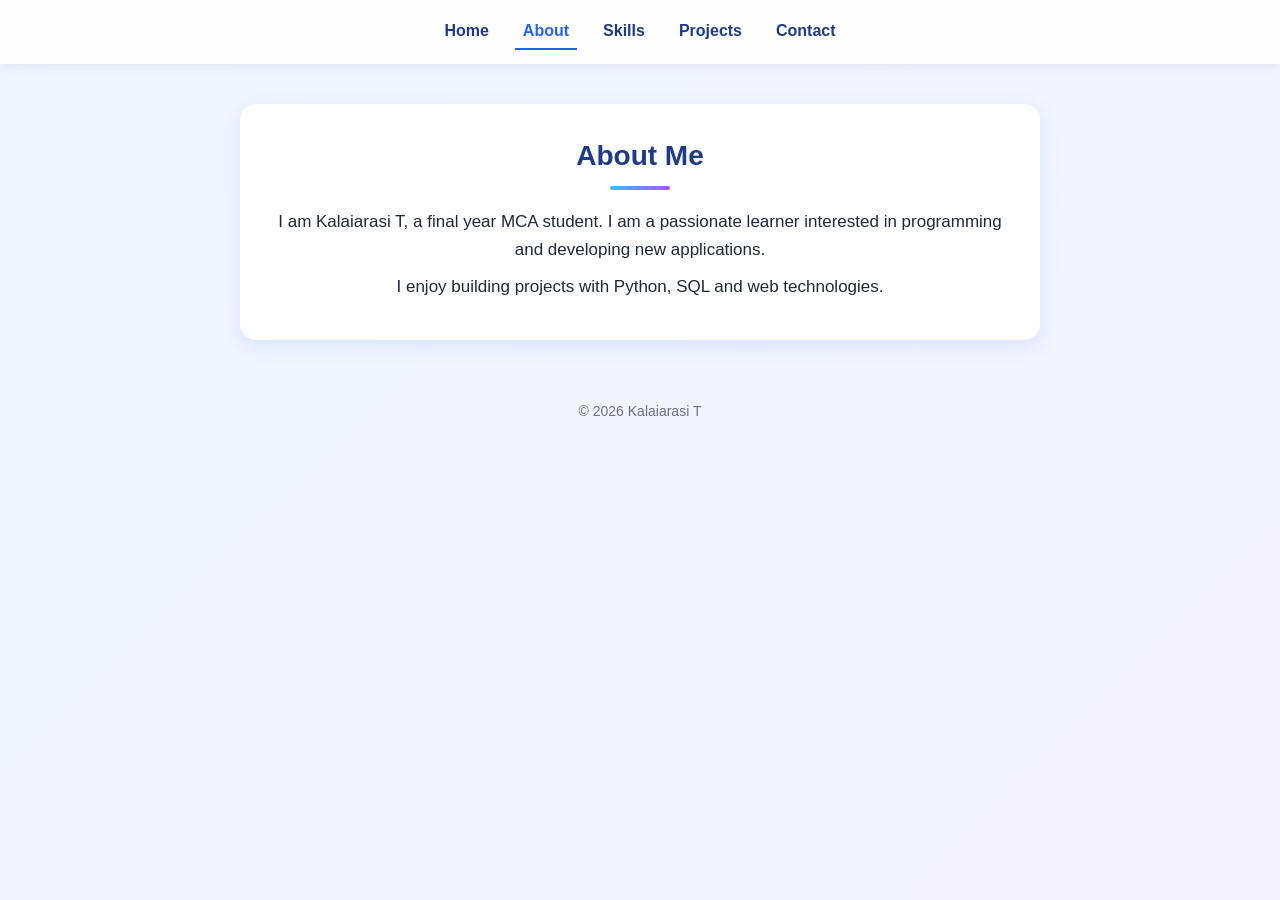
<file: about.html>
<!DOCTYPE html>
<html lang="en">
<head>
<meta charset="UTF-8">
<meta name="viewport" content="width=device-width, initial-scale=1">
<title>About - Kalaiarasi</title>
<link rel="stylesheet" href="style.css">
</head>
<body>
<nav>
  <a href="index.html">Home</a>
  <a class="active" href="about.html">About</a>
  <a href="skills.html">Skills</a>
  <a href="projects.html">Projects</a>
  <a href="contact.html">Contact</a>
</nav>
<section>
  <h2>About Me</h2>
  <p>I am Kalaiarasi T, a final year MCA student. I am a passionate learner interested in programming and developing new applications.</p>
  <p>I enjoy building projects with Python, SQL and web technologies.</p>
</section>
<footer>&copy; 2026 Kalaiarasi T</footer>
</body>
</html>
</file>
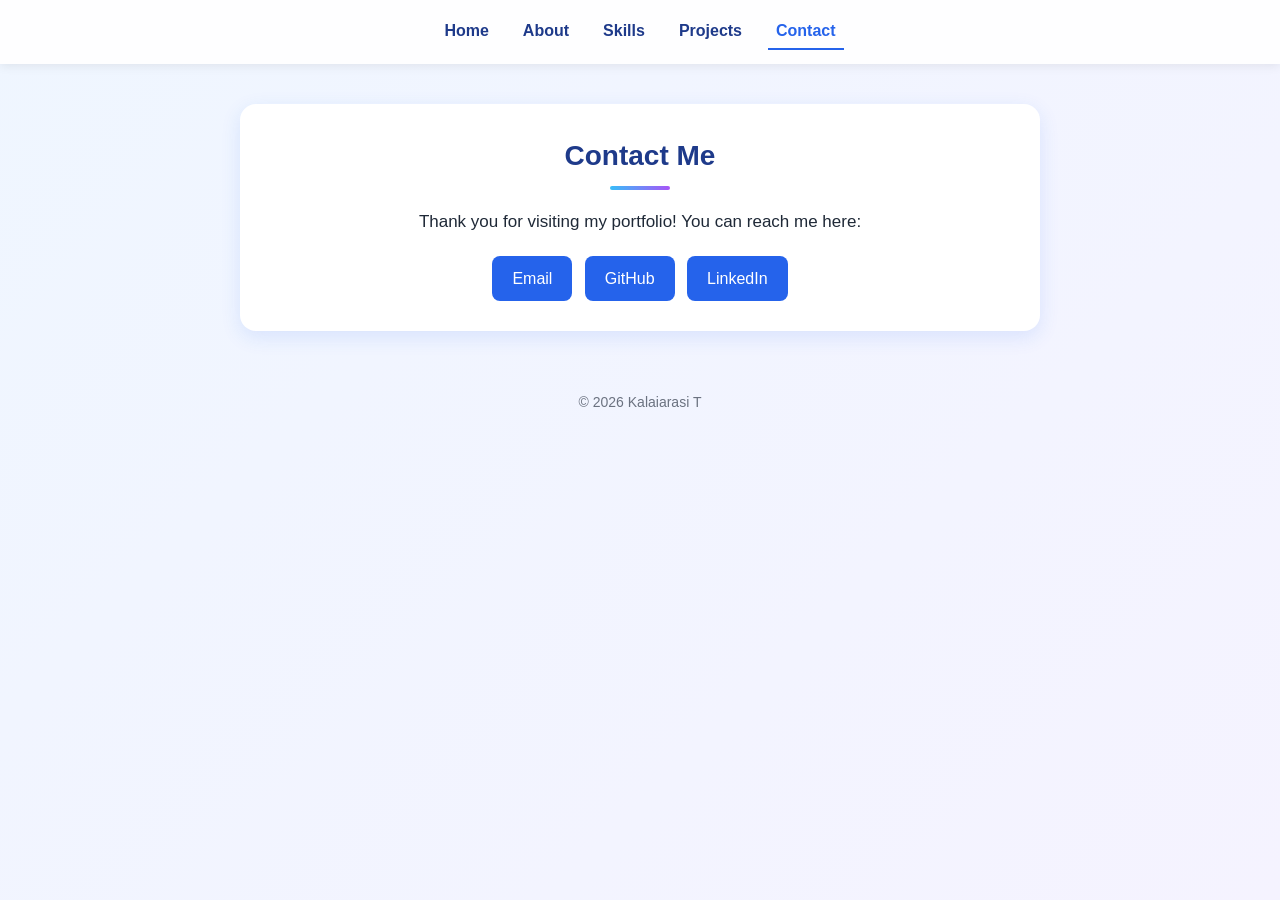
<file: contact.html>
<!DOCTYPE html>
<html lang="en">
<head>
<meta charset="UTF-8">
<meta name="viewport" content="width=device-width, initial-scale=1">
<title>Contact - Kalaiarasi</title>
<link rel="stylesheet" href="style.css">
</head>
<body>
<nav>
  <a href="index.html">Home</a>
  <a href="about.html">About</a>
  <a href="skills.html">Skills</a>
  <a href="projects.html">Projects</a>
  <a class="active" href="contact.html">Contact</a>
</nav>
<section>
  <h2>Contact Me</h2>
  <p>Thank you for visiting my portfolio! You can reach me here:</p>
  <a class="contact-link" href="mailto:tamilkalaiarasi12@gmail.com">Email</a>
  <a class="contact-link" href="https://github.com/kalaiarasi-tamilselvan" target="_blank">GitHub</a>
  <a class="contact-link" href="https://www.linkedin.com/in/kalaiarasi-tamilselvan-60b1b12b0" target="_blank">LinkedIn</a>
</section>
<footer>&copy; 2026 Kalaiarasi T</footer>
</body>
</html>
</file>
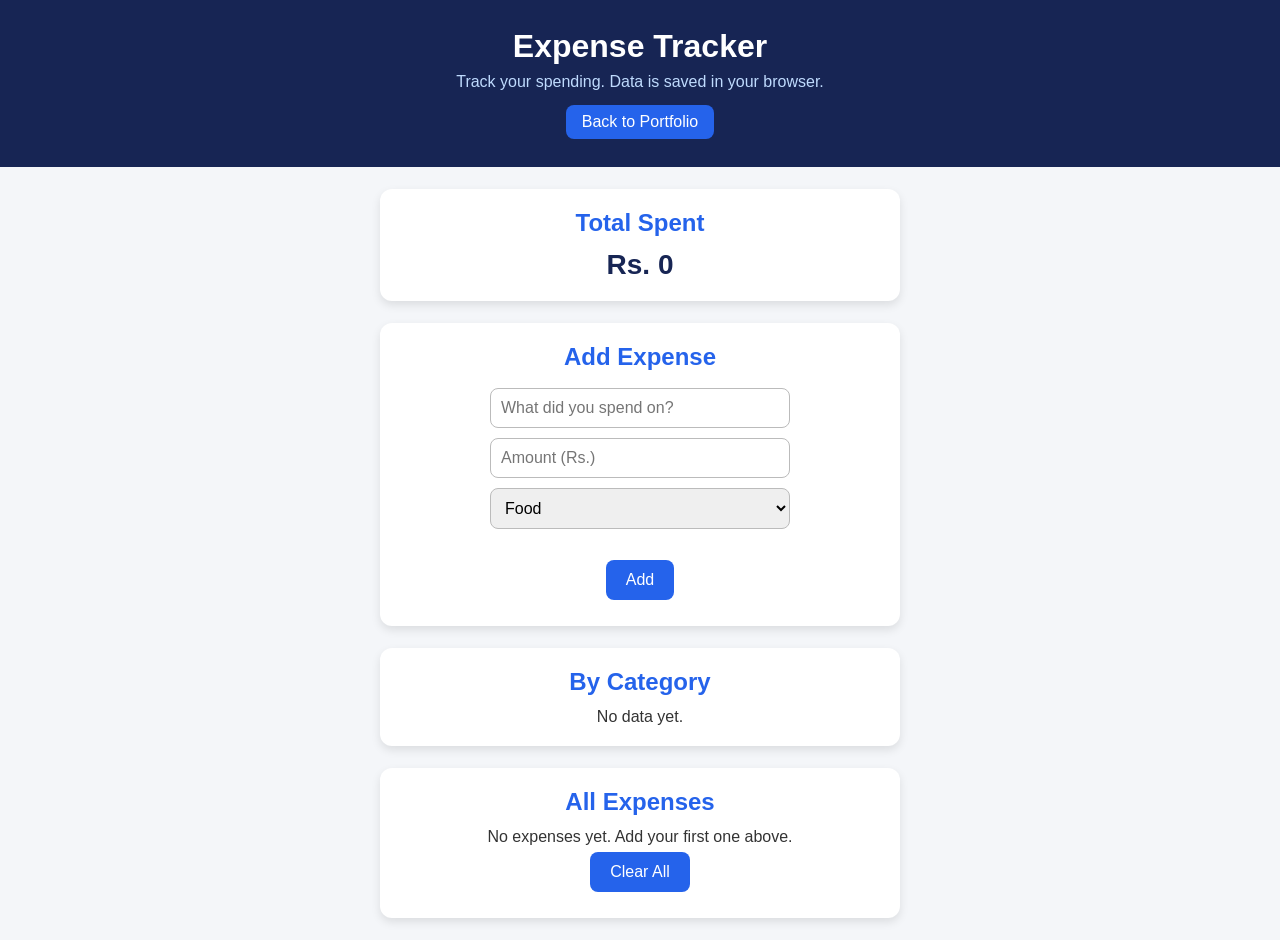
<file: expense-tracker.html>
<!DOCTYPE html>
<html lang="en">
<head>
<meta charset="UTF-8">
<meta name="viewport" content="width=device-width, initial-scale=1">
<title>Expense Tracker</title>
<style>
* { margin: 0; padding: 0; box-sizing: border-box; }
body { font-family: Arial, sans-serif; background: #f4f6f9; color: #333; text-align: center; }
header { background: #172554; color: white; padding: 28px 20px; }
header p { color: #bfdbfe; margin-top: 8px; }
.back { display: inline-block; margin-top: 14px; color: white; background: #2563eb; padding: 8px 16px; border-radius: 8px; text-decoration: none; }
section { background: white; margin: 22px auto; padding: 20px; width: 92%; max-width: 520px; border-radius: 12px; box-shadow: 0 4px 10px rgba(0,0,0,0.1); }
h2 { color: #2563eb; margin-bottom: 12px; }
input, select { padding: 10px; font-size: 16px; margin: 5px; border: 1px solid #bbb; border-radius: 8px; width: 90%; max-width: 300px; }
button { background: #2563eb; color: white; border: none; border-radius: 8px; padding: 11px 20px; margin: 6px; font-size: 16px; cursor: pointer; }
button:hover { background: #172554; }
.total { font-size: 28px; font-weight: bold; color: #172554; }
.row { display: flex; justify-content: space-between; align-items: center; padding: 10px 0; border-bottom: 1px solid #eee; text-align: left; }
.row small { color: #777; display: block; }
.row button { background: #b91c1c; padding: 6px 12px; font-size: 14px; margin: 0 0 0 10px; }
.bar-line { text-align: left; margin: 10px 0; font-size: 14px; }
.bar { height: 14px; background: #2563eb; border-radius: 7px; margin-top: 4px; }
.error { color: #b91c1c; min-height: 20px; font-size: 14px; }
</style>
</head>
<body>

<header>
  <h1>Expense Tracker</h1>
  <p>Track your spending. Data is saved in your browser.</p>
  <a class="back" href="index.html">Back to Portfolio</a>
</header>

<section>
  <h2>Total Spent</h2>
  <div class="total" id="total">Rs. 0</div>
</section>

<section>
  <h2>Add Expense</h2>
  <input type="text" id="title" placeholder="What did you spend on?">
  <input type="number" id="amount" placeholder="Amount (Rs.)" min="1">
  <select id="category">
    <option>Food</option>
    <option>Travel</option>
    <option>Shopping</option>
    <option>Bills</option>
    <option>Other</option>
  </select>
  <div class="error" id="error"></div>
  <button onclick="addExpense()">Add</button>
</section>

<section>
  <h2>By Category</h2>
  <div id="chart"></div>
</section>

<section>
  <h2>All Expenses</h2>
  <div id="list"></div>
  <button onclick="clearAll()">Clear All</button>
</section>

<script>
let expenses = [];

// Load saved data (safe if storage is unavailable)
try {
  expenses = JSON.parse(localStorage.getItem("expenses")) || [];
} catch (e) {
  expenses = [];
}

function save() {
  try { localStorage.setItem("expenses", JSON.stringify(expenses)); } catch (e) {}
}

function addExpense() {
  const title = document.getElementById("title").value.trim();
  const amount = Number(document.getElementById("amount").value);
  const category = document.getElementById("category").value;
  const error = document.getElementById("error");

  if (!title) { error.textContent = "Please enter a title."; return; }
  if (!amount || amount <= 0) { error.textContent = "Enter an amount greater than 0."; return; }

  error.textContent = "";
  expenses.push({ id: Date.now(), title, amount, category });
  document.getElementById("title").value = "";
  document.getElementById("amount").value = "";
  save();
  render();
}

function deleteExpense(id) {
  expenses = expenses.filter(e => e.id !== id);
  save();
  render();
}

function clearAll() {
  if (expenses.length && confirm("Delete all expenses?")) {
    expenses = [];
    save();
    render();
  }
}

function render() {
  const total = expenses.reduce((sum, e) => sum + e.amount, 0);
  document.getElementById("total").textContent = "Rs. " + total;

  // Expense list (newest first)
  const list = document.getElementById("list");
  list.innerHTML = "";
  if (!expenses.length) list.textContent = "No expenses yet. Add your first one above.";
  [...expenses].reverse().forEach(e => {
    const row = document.createElement("div");
    row.className = "row";
    const info = document.createElement("div");
    const name = document.createElement("strong");
    name.textContent = e.title;
    const meta = document.createElement("small");
    meta.textContent = e.category + " - Rs. " + e.amount;
    info.append(name, meta);
    const del = document.createElement("button");
    del.textContent = "Delete";
    del.onclick = () => deleteExpense(e.id);
    row.append(info, del);
    list.appendChild(row);
  });

  // Category chart
  const chart = document.getElementById("chart");
  chart.innerHTML = "";
  const totals = {};
  expenses.forEach(e => { totals[e.category] = (totals[e.category] || 0) + e.amount; });
  const max = Math.max(0, ...Object.values(totals));
  if (!max) chart.textContent = "No data yet.";
  Object.entries(totals).forEach(([cat, amt]) => {
    const line = document.createElement("div");
    line.className = "bar-line";
    line.textContent = cat + ": Rs. " + amt;
    const bar = document.createElement("div");
    bar.className = "bar";
    bar.style.width = (amt / max * 100) + "%";
    line.appendChild(bar);
    chart.appendChild(line);
  });
}

render();
</script>
</body>
</html>
</file>
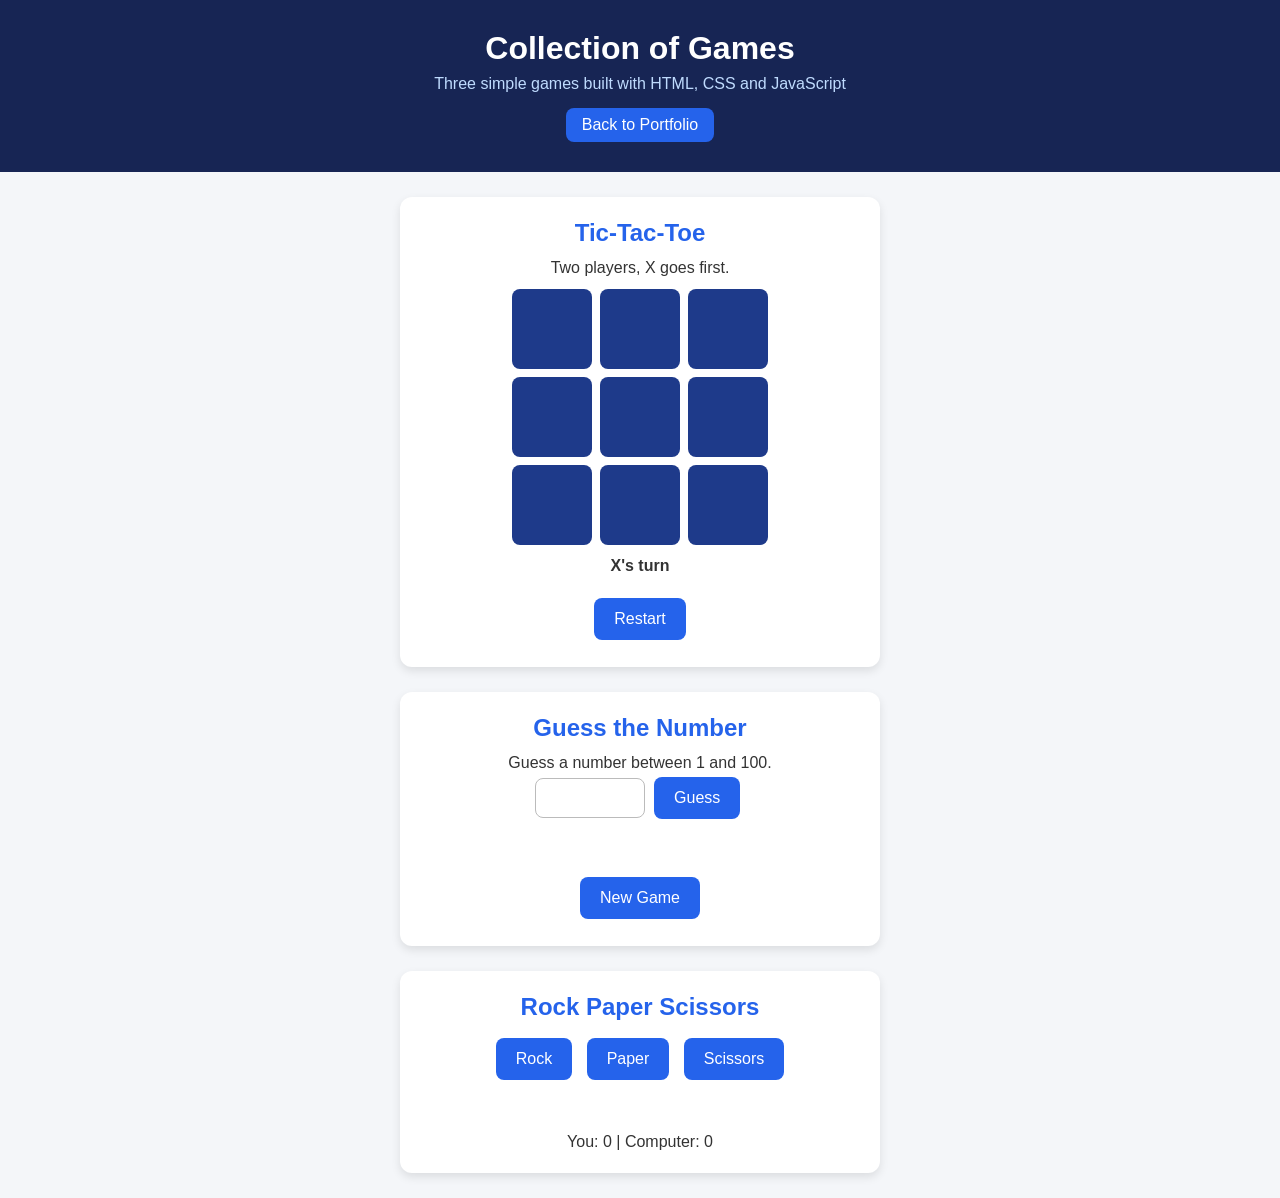
<file: games.html>
<!DOCTYPE html>
<html lang="en">
<head>
<meta charset="UTF-8">
<meta name="viewport" content="width=device-width, initial-scale=1">
<title>Collection of Games</title>
<style>
* { margin: 0; padding: 0; box-sizing: border-box; }
body { font-family: Arial, sans-serif; background: #f4f6f9; color: #333; text-align: center; }
header { background: #172554; color: white; padding: 30px 20px; }
header p { color: #bfdbfe; margin-top: 8px; }
.back { display: inline-block; margin-top: 15px; color: white; background: #2563eb; padding: 8px 16px; border-radius: 8px; text-decoration: none; }
section { background: white; margin: 25px auto; padding: 22px; width: 92%; max-width: 480px; border-radius: 12px; box-shadow: 0 4px 10px rgba(0,0,0,0.1); }
h2 { color: #2563eb; margin-bottom: 12px; }
button { background: #2563eb; color: white; border: none; border-radius: 8px; padding: 12px 20px; margin: 5px; font-size: 16px; cursor: pointer; }
button:hover { background: #172554; }
input { padding: 10px; font-size: 16px; width: 110px; border: 1px solid #bbb; border-radius: 8px; text-align: center; }
.msg { margin: 12px 0; min-height: 24px; font-weight: bold; }
#board { display: grid; grid-template-columns: repeat(3, 80px); gap: 8px; justify-content: center; margin: 12px 0; }
#board button { width: 80px; height: 80px; font-size: 32px; margin: 0; background: #1e3a8a; }
#board button:hover { background: #2563eb; }
</style>
</head>
<body>

<header>
  <h1>Collection of Games</h1>
  <p>Three simple games built with HTML, CSS and JavaScript</p>
  <a class="back" href="index.html">Back to Portfolio</a>
</header>

<!-- GAME 1: Tic-Tac-Toe -->
<section>
  <h2>Tic-Tac-Toe</h2>
  <p>Two players, X goes first.</p>
  <div id="board"></div>
  <div class="msg" id="tttMsg"></div>
  <button onclick="resetTTT()">Restart</button>
</section>

<!-- GAME 2: Number Guessing -->
<section>
  <h2>Guess the Number</h2>
  <p>Guess a number between 1 and 100.</p>
  <input type="number" id="guess" min="1" max="100">
  <button onclick="checkGuess()">Guess</button>
  <div class="msg" id="guessMsg"></div>
  <button onclick="resetGuess()">New Game</button>
</section>

<!-- GAME 3: Rock Paper Scissors -->
<section>
  <h2>Rock Paper Scissors</h2>
  <button onclick="playRPS('Rock')">Rock</button>
  <button onclick="playRPS('Paper')">Paper</button>
  <button onclick="playRPS('Scissors')">Scissors</button>
  <div class="msg" id="rpsMsg"></div>
  <p id="score">You: 0 | Computer: 0</p>
</section>

<script>
// ---------- Tic-Tac-Toe ----------
let cells, turn, over;
const lines = [[0,1,2],[3,4,5],[6,7,8],[0,3,6],[1,4,7],[2,5,8],[0,4,8],[2,4,6]];

function resetTTT() {
  cells = Array(9).fill('');
  turn = 'X';
  over = false;
  const board = document.getElementById('board');
  board.innerHTML = '';
  for (let i = 0; i < 9; i++) {
    const b = document.createElement('button');
    b.onclick = () => move(i);
    board.appendChild(b);
  }
  document.getElementById('tttMsg').textContent = "X's turn";
}

function move(i) {
  if (over || cells[i]) return;
  cells[i] = turn;
  document.getElementById('board').children[i].textContent = turn;
  const msg = document.getElementById('tttMsg');
  if (lines.some(l => l.every(k => cells[k] === turn))) {
    msg.textContent = turn + ' wins!';
    over = true;
  } else if (cells.every(c => c)) {
    msg.textContent = "It's a draw!";
    over = true;
  } else {
    turn = turn === 'X' ? 'O' : 'X';
    msg.textContent = turn + "'s turn";
  }
}

// ---------- Guess the Number ----------
let secret, tries;

function resetGuess() {
  secret = Math.floor(Math.random() * 100) + 1;
  tries = 0;
  document.getElementById('guess').value = '';
  document.getElementById('guessMsg').textContent = '';
}

function checkGuess() {
  const n = Number(document.getElementById('guess').value);
  const msg = document.getElementById('guessMsg');
  if (!n || n < 1 || n > 100) { msg.textContent = 'Enter a number from 1 to 100.'; return; }
  tries++;
  if (n === secret) msg.textContent = 'Correct! You took ' + tries + ' tries.';
  else if (n < secret) msg.textContent = 'Too low. Try a bigger number.';
  else msg.textContent = 'Too high. Try a smaller number.';
}

// ---------- Rock Paper Scissors ----------
let you = 0, comp = 0;

function playRPS(choice) {
  const options = ['Rock', 'Paper', 'Scissors'];
  const pc = options[Math.floor(Math.random() * 3)];
  let result;
  if (choice === pc) result = 'Draw!';
  else if ((choice === 'Rock' && pc === 'Scissors') ||
           (choice === 'Paper' && pc === 'Rock') ||
           (choice === 'Scissors' && pc === 'Paper')) { result = 'You win!'; you++; }
  else { result = 'Computer wins!'; comp++; }
  document.getElementById('rpsMsg').textContent = 'You: ' + choice + ' | Computer: ' + pc + ' - ' + result;
  document.getElementById('score').textContent = 'You: ' + you + ' | Computer: ' + comp;
}

resetTTT();
resetGuess();
</script>
</body>
</html>
</file>
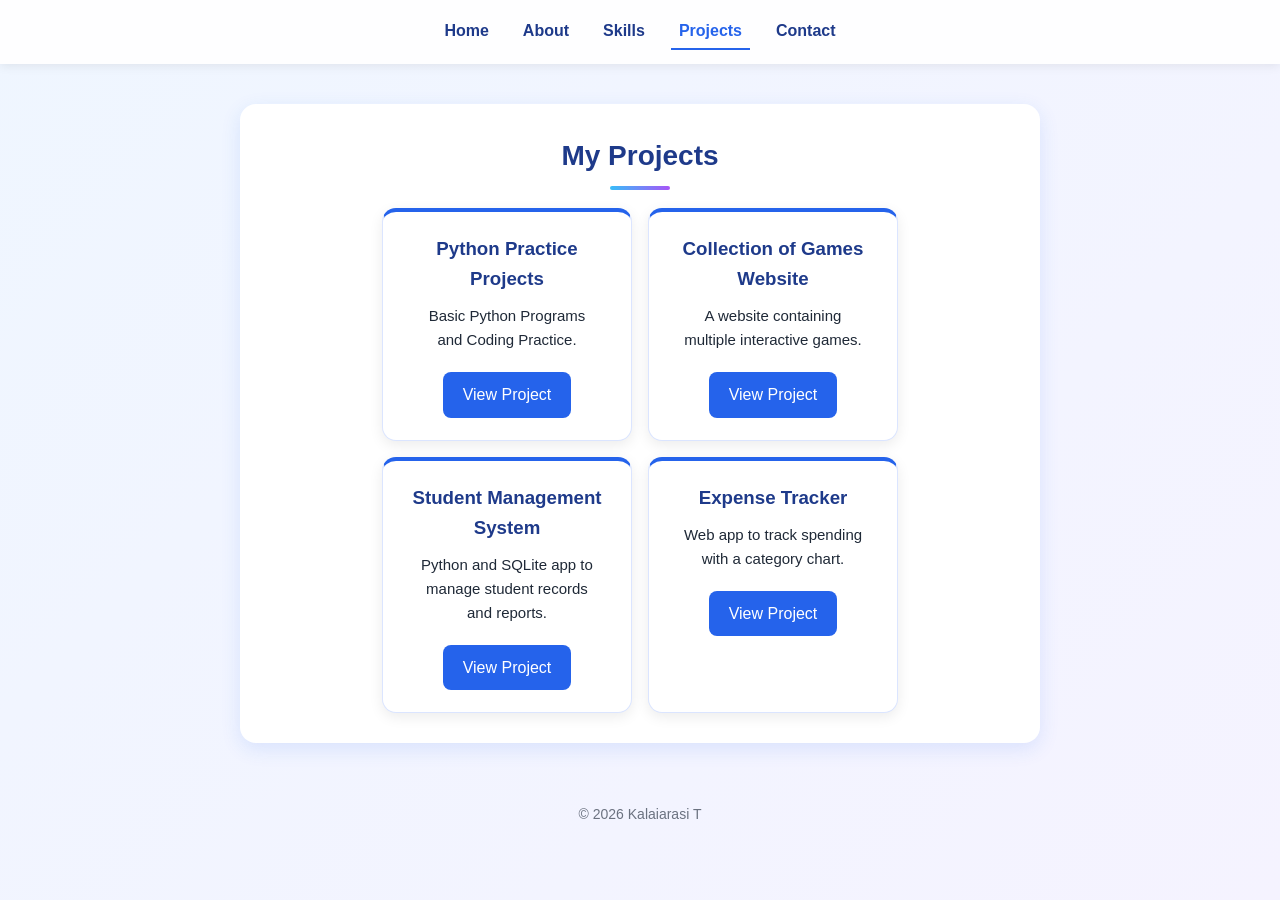
<file: projects.html>
<!DOCTYPE html>
<html lang="en">
<head>
<meta charset="UTF-8">
<meta name="viewport" content="width=device-width, initial-scale=1">
<title>Projects - Kalaiarasi</title>
<link rel="stylesheet" href="style.css">
</head>
<body>
<nav>
  <a href="index.html">Home</a>
  <a href="about.html">About</a>
  <a href="skills.html">Skills</a>
  <a class="active" href="projects.html">Projects</a>
  <a href="contact.html">Contact</a>
</nav>
<section>
  <h2>My Projects</h2>
  <div class="project-container">
    <div class="project-card">
      <h3>Python Practice Projects</h3>
      <p>Basic Python Programs and Coding Practice.</p>
      <a href="https://github.com/kalaiarasi-tamilselvan/Kalaiarasi-Portfolio/blob/main/python_practice.py" target="_blank">View Project</a>
    </div>
    <div class="project-card">
      <h3>Collection of Games Website</h3>
      <p>A website containing multiple interactive games.</p>
      <a href="games.html">View Project</a>
    </div>
    <div class="project-card">
      <h3>Student Management System</h3>
      <p>Python and SQLite app to manage student records and reports.</p>
      <a href="https://github.com/kalaiarasi-tamilselvan/Kalaiarasi-Portfolio/blob/main/student_management.py" target="_blank">View Project</a>
    </div>
    <div class="project-card">
      <h3>Expense Tracker</h3>
      <p>Web app to track spending with a category chart.</p>
      <a href="expense-tracker.html">View Project</a>
    </div>
  </div>
</section>
<footer>&copy; 2026 Kalaiarasi T</footer>
</body>
</html>
</file>
<file: style.css>
* { margin: 0; padding: 0; box-sizing: border-box; }
html { scroll-behavior: smooth; }
body {
    font-family: Arial, sans-serif;
    background: linear-gradient(135deg, #eff6ff, #f5f3ff);
    background-attachment: fixed;
    color: #1f2937;
    line-height: 1.6;
    min-height: 100vh;
}

/* Navigation */
nav {
    position: sticky; top: 0; z-index: 1000;
    background: rgba(255,255,255,0.92);
    padding: 14px;
    display: flex; justify-content: center; flex-wrap: wrap; gap: 18px;
    box-shadow: 0 2px 10px rgba(0,0,0,0.08);
}
nav a {
    color: #1e3a8a; text-decoration: none; font-weight: bold;
    padding: 4px 8px; border-bottom: 2px solid transparent;
}
nav a:hover, nav a.active { color: #2563eb; border-bottom-color: #2563eb; }

/* Hero (home) */
.hero {
    max-width: 950px; margin: 0 auto; padding: 60px 25px;
    display: flex; align-items: center; justify-content: space-between; gap: 40px;
}
.hero-text { flex: 1; text-align: left; }
.hero-text h1 { font-size: 40px; color: #111827; line-height: 1.2; }
.hero-text h1 span { display: block; color: #2563eb; }
.hero-text h3 { margin: 14px 0 10px; color: #374151; }
.hero-text p { color: #4b5563; font-size: 16px; margin-bottom: 22px; }
.btn-fill, .btn-outline {
    display: inline-block; padding: 11px 24px; margin: 0 10px 10px 0;
    border-radius: 8px; text-decoration: none; font-weight: bold; border: 2px solid #2563eb;
}
.btn-fill { background: #2563eb; color: white; }
.btn-outline { background: transparent; color: #2563eb; }
.btn-fill:hover { background: #1e3a8a; border-color: #1e3a8a; }
.btn-outline:hover { background: #2563eb; color: white; }

.hero-img {
    width: 260px; height: 260px; flex-shrink: 0; border-radius: 50%;
    background: linear-gradient(135deg, #38bdf8, #a855f7);
    box-shadow: 0 0 40px rgba(124,58,237,0.35);
    overflow: hidden;
}
.hero-img img { width: 100%; height: 100%; object-fit: cover; display: block; }

/* Inner pages */
section {
    background: white; margin: 40px auto; padding: 30px 22px;
    width: 92%; max-width: 800px; text-align: center;
    border-radius: 16px; box-shadow: 0 6px 20px rgba(37,99,235,0.12);
}
section h2 { color: #1e3a8a; margin-bottom: 18px; font-size: 28px; }
section h2::after {
    content: ""; display: block; width: 60px; height: 4px;
    background: linear-gradient(90deg, #38bdf8, #a855f7);
    border-radius: 2px; margin: 8px auto 0;
}
section p { font-size: 17px; margin: 10px; }

/* Skills */
.skills-container, .project-container { display: flex; justify-content: center; flex-wrap: wrap; gap: 16px; }
.skill { color: white; padding: 12px 24px; border-radius: 25px; font-weight: bold; }
.skill:nth-child(1) { background: #2563eb; }
.skill:nth-child(2) { background: #ea580c; }
.skill:nth-child(3) { background: #7c3aed; }
.skill:nth-child(4) { background: #ca8a04; }
.skill:nth-child(5) { background: #059669; }
.skill:hover { transform: scale(1.08); }

/* Project cards */
.project-card {
    background: white; border: 1px solid #dbe5ff; border-top: 4px solid #2563eb;
    padding: 22px; width: 250px; border-radius: 14px;
    box-shadow: 0 4px 14px rgba(0,0,0,0.08); transition: 0.25s;
}
.project-card:hover { transform: translateY(-6px); box-shadow: 0 12px 25px rgba(124,58,237,0.25); }
.project-card h3 { color: #1e3a8a; margin-bottom: 6px; }
.project-card p { font-size: 15px; }
.project-card a, .contact-link {
    display: inline-block; background: #2563eb; color: white;
    padding: 10px 20px; margin: 10px 4px 0; text-decoration: none; border-radius: 8px;
}
.project-card a:hover, .contact-link:hover { background: #1e3a8a; }

/* Buttons and footer */
button {
    background: #2563eb; color: white; padding: 11px 22px; border: none;
    border-radius: 8px; margin: 10px 6px; cursor: pointer;
}
button:hover { background: #1e3a8a; }
.extra { text-align: center; padding-bottom: 20px; }
footer { text-align: center; padding: 20px; color: #6b7280; font-size: 14px; }

/* Mobile */
@media (max-width: 700px) {
    .hero { flex-direction: column-reverse; text-align: center; padding: 35px 20px; gap: 25px; }
    .hero-text { text-align: center; }
    .hero-text h1 { font-size: 32px; }
    .hero-img { width: 210px; height: 210px; }
}
</file>
